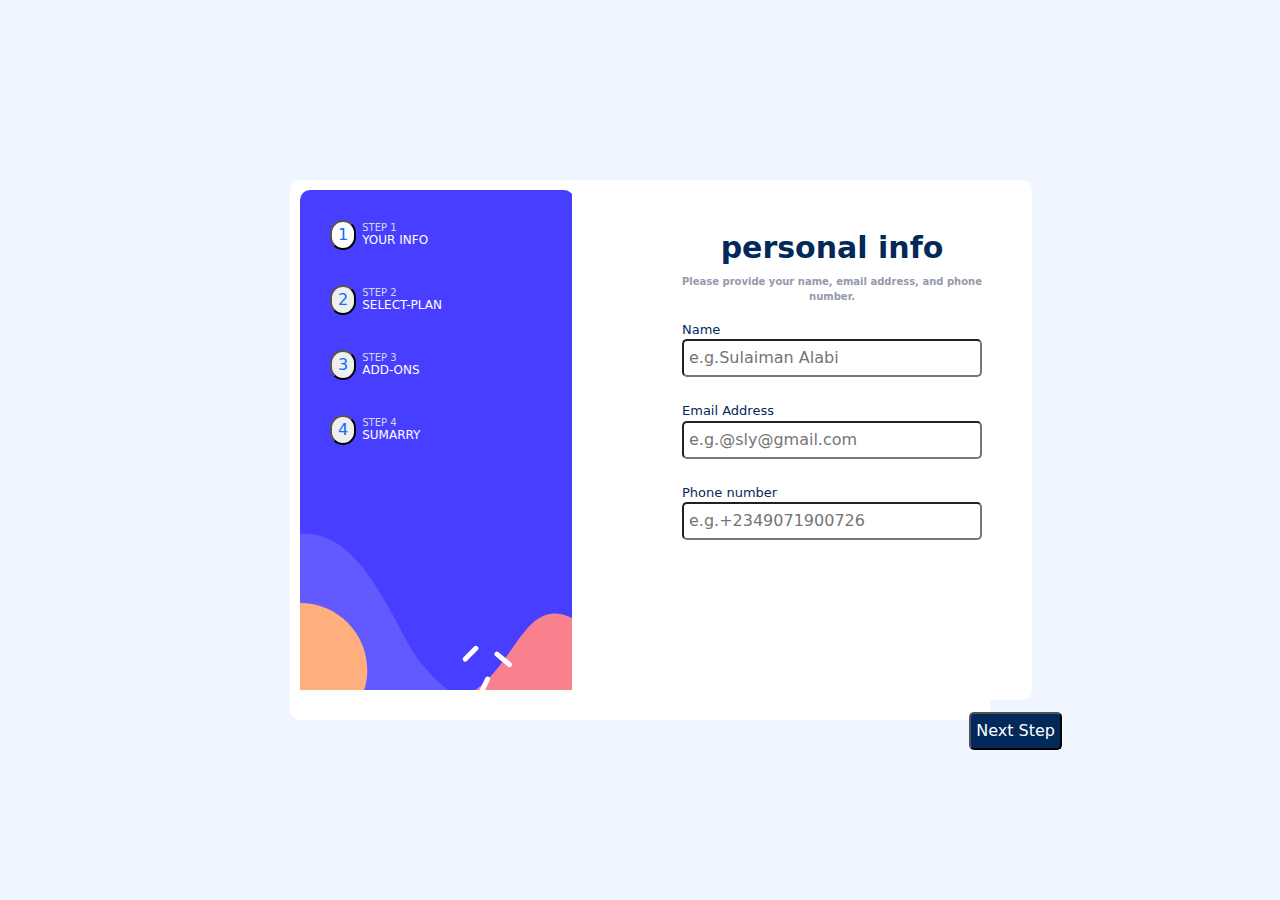
<file: index.html>
<!DOCTYPE html>
<html lang="en" dir="ltr">

<head>
  <meta charset="utf-8">
  <meta name="viewport" content="width=device-width,initial-scale=1.0">
  <title></title>
  <link rel="stylesheet" href="bootstrap.min.css">
  <link rel="stylesheet" href="styles.css">
    <meta name="viewport" content="width=device-width,initial-scale=1.0">
</head>

<body>
  <div class="container">
    <div class="right">
      <div class="cont">
        <div class="first">
          <button type="button" class="rounded-pill bg-white " name="button"> <a href="#">1</a> </button>
        </div>
        <div class="second">
          <div class="content">
            <p>STEP 1</p>
          </div>
          <div class="me">
            <p>YOUR INFO</p>
          </div>
        </div>
      </div>


      <div class="cont">
        <div class="first">
          <button type="button" class="rounded-pill " name="button"> <a href="select.html">2</a> </button>
        </div>
        <div class="second">
          <div class="content">
            <p>STEP 2</p>
          </div>
          <div class="me">
            <p>SELECT-PLAN</p>
          </div>
        </div>
      </div>

      <div class="cont">
        <div class="first">
          <button type="button" class="rounded-pill " name="button"> <a href="#">3</a> </button>
        </div>
        <div class="second">
          <div class="content">
            <p>STEP 3</p>
          </div>
          <div class="me">
            <p>ADD-ONS</p>
          </div>
        </div>
      </div>

      <div class="cont">
        <div class="first">
          <button type="button" class="rounded-pill " name="button"> <a href="#">4</a> </button>
        </div>
        <div class="second">
          <div class="content">
            <p>STEP 4</p>
          </div>
          <div class="me">
            <p>SUMARRY</p>
          </div>
        </div>
      </div>
    </div>

    <div class="left">
       <div class="left-content">
         <h4>personal info</h4>
         <p> Please provide your name, email address, and phone number.</p>
       </div>
        <form class=""  method="post">
          <label for="">Name</label>
          <input type="text"placeholder="e.g.Sulaiman Alabi"required autocomplete=""  name="" value="">
          <br>
          <label for="">Email Address</label>
          <input type="text"placeholder="e.g.@sly@gmail.com"required autocomplete="" name="" value="">
          <br>
          <label for="">Phone number</label>
          <input type="text"placeholder="e.g.+2349071900726"required autocomplete="" name="" value="">
        </form>
        <br>
        <br>
        <br>

        <button type="button" class="ye" name="button"> <a class="ne" href="select.html">Next Step</a> </button>
    </div>
  </div>



</body>

</html>
</file>
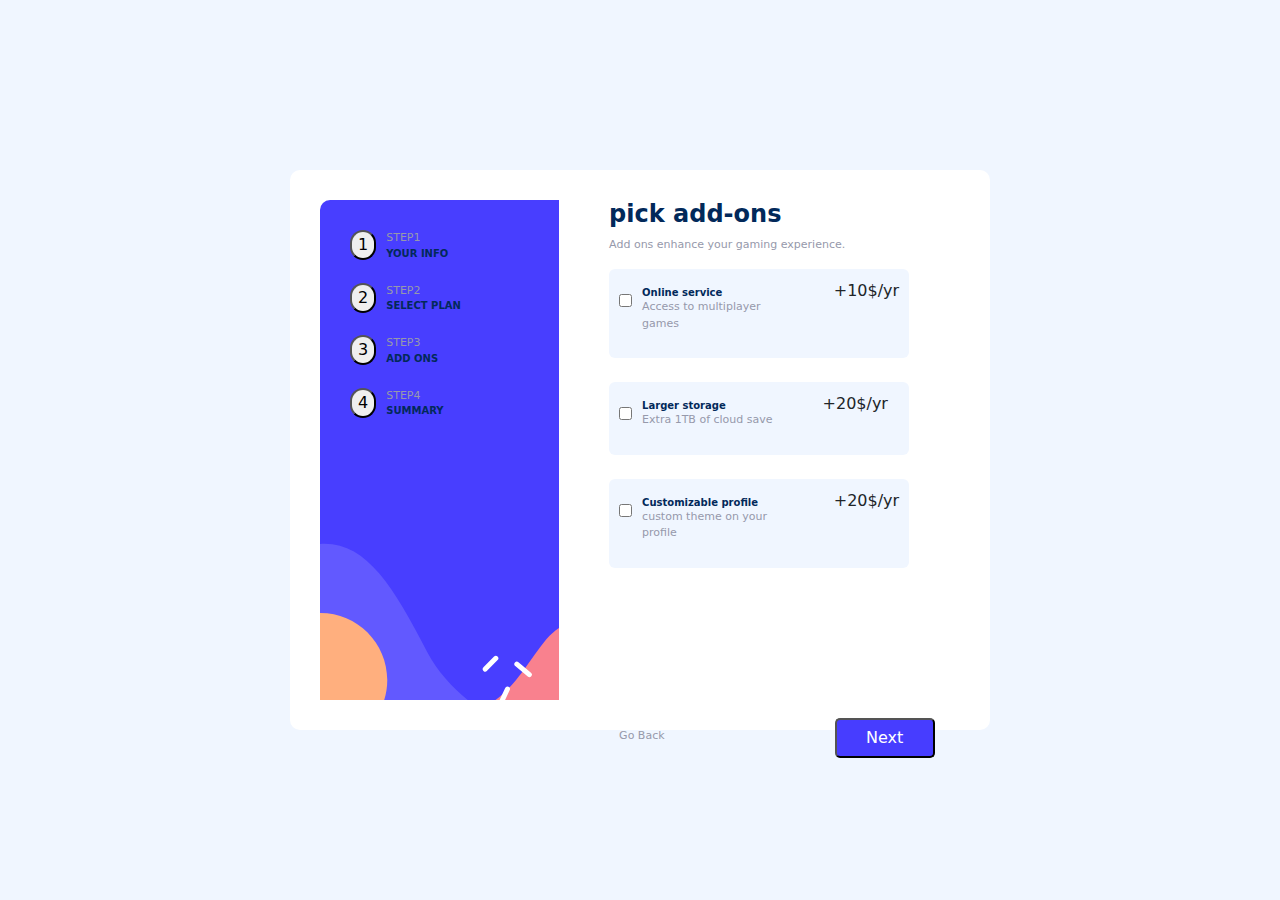
<file: Add.html>
<!DOCTYPE html>
<html lang="en" dir="ltr">
  <head>
    <meta charset="utf-8">
    <title>Add ons</title>
    <link rel="stylesheet" href="bootstrap.min.css">
    <link rel="stylesheet" href="styles4.css">
      <meta name="viewport" content="width=device-width,initial-scale=1.0">
  </head>
  <body>

    <div class="container">
      <div class="left">
        <div class="con">
        <div class="first">
         <button type="button" class="rounded-pill" name="button"><a href="#">1</a> </button>
        </div>
        <div class="second">
           <p>STEP1</p>
           <h6>YOUR INFO</h6>
        </div>
          </div>
          <div class="con">
          <div class="first">
           <button type="button" class="rounded-pill" name="button"><a href="#">2</a> </button>
          </div>
          <div class="second">
             <p>STEP2</p>
             <h6>SELECT PLAN</h6>
          </div>
            </div>
            <div class="con">
            <div class="first">
             <button type="button" class="rounded-pill" name="button"><a href="#">3</a> </button>
            </div>
            <div class="second">
               <p>STEP3</p>
               <h6>ADD ONS</h6>
            </div>
              </div>
              <div class="con">
              <div class="first">
               <button type="button" class="rounded-pill" name="button"><a href="#">4</a> </button>
              </div>
              <div class="second">
                 <p>STEP4</p>
                 <h6>SUMMARY</h6>
              </div>
                </div>



</div>
               <div class="right">
                 <div class="content">
                   <h4>pick add-ons</h4>
                   <p class="p1">Add ons enhance your gaming experience.</p>
                 </div>
                 <div class="fi">
                   <div class="fi1">


                   <div class="f1">
                     <input type="checkbox" name="" value="">
                   </div>
                   <div class="f2">
                     <h6 class="f2_h6">Online service</h6>
                     <p>Access to multiplayer games</p>
                   </div>
                    </div>
                    <div class="fi2">
                      +10$/yr
                    </div>
                 </div>
                 <br>

                 <div class="fi">
                   <div class="fi1">


                   <div class="f1">
                     <input type="checkbox" name="" value="">
                   </div>
                   <div class="f2">
                     <h6 class="f2_h6">Larger storage</h6>
                     <p>Extra 1TB of cloud save</p>
                   </div>
                    </div>
                    <div class="fi2">
                      +20$/yr
                    </div>
                 </div>
                 <br>
                 <div class="fi">
                   <div class="fi1">


                   <div class="f1">
                     <input type="checkbox" name="" value="">
                   </div>
                   <div class="f2">
                     <h6 class="f2_h6">Customizable profile</h6>
                     <p>custom theme on your profile</p>
                   </div>
                    </div>
                    <div class="fi2">
                      +20$/yr
                    </div>
                 </div>
                 <div class="last">
                   <div class="la1">
                      <p><a href="select.html">Go Back</a> </p>
                   </div>
                   <div class="la2">
                     <button type="button"  class="bu1" name="button"> <a href="Summary.html">Next</a> </button>
                   </div>

                 </div>
               </div>
                </div>


  </body>
</html>
</file>
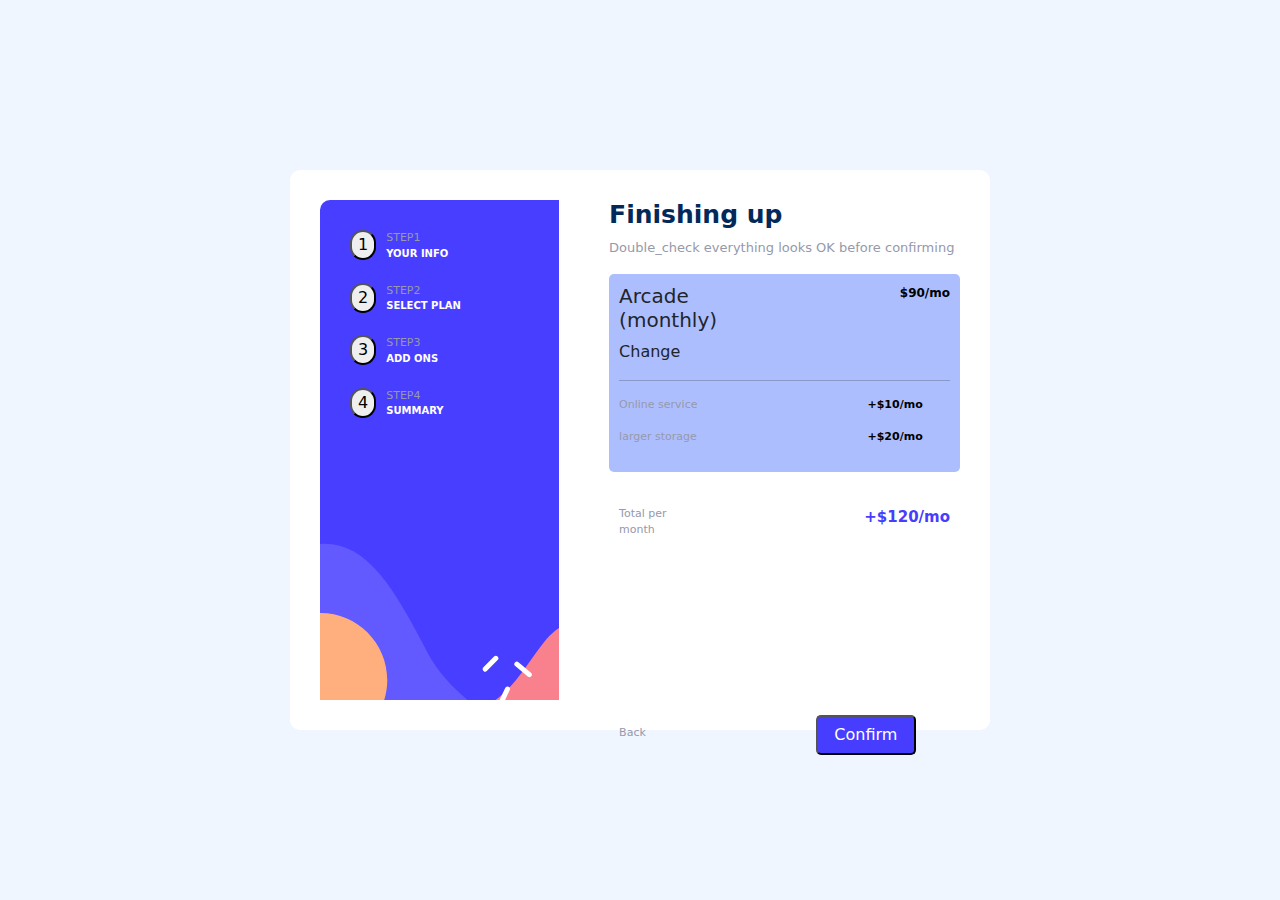
<file: change.html>
<!DOCTYPE html>
<html lang="en" dir="ltr">
  <head>
    <meta charset="utf-8">
    <title>change</title>
    <link rel="stylesheet" href="bootstrap.min.css">
    <link rel="stylesheet" href="styles3.css">
      <meta name="viewport" content="width=device-width,initial-scale=1.0">
  </head>
  <body>

    <div class="container">
      <div class="left">
        <div class="con">
        <div class="first">
         <button type="button" class="rounded-pill" name="button"><a href="#">1</a> </button>
        </div>
        <div class="second">
           <p>STEP1</p>
           <h6>YOUR INFO</h6>
        </div>
          </div>
          <div class="con">
          <div class="first">
           <button type="button" class="rounded-pill" name="button"><a href="#">2</a> </button>
          </div>
          <div class="second">
             <p>STEP2</p>
             <h6>SELECT PLAN</h6>
          </div>
            </div>
            <div class="con">
            <div class="first">
             <button type="button" class="rounded-pill" name="button"><a href="#">3</a> </button>
            </div>
            <div class="second">
               <p>STEP3</p>
               <h6>ADD ONS</h6>
            </div>
              </div>
              <div class="con">
              <div class="first">
               <button type="button" class="rounded-pill" name="button"><a href="#">4</a> </button>
              </div>
              <div class="second">
                 <p>STEP4</p>
                 <h6>SUMMARY</h6>
              </div>
                </div>


                </div>
                <div class="right">
                 <div class="content">
                   <h4>Finishing up</h4>
                   <p>Double_check everything looks OK before confirming</p>
                 </div>

                 <div class="arcade">
                   <div class="">

                    <div class="su1">


                   <div class="fir1">
                     <h5>Arcade (monthly)</h5>
                     <a href="#">Change</a>
                   </div>
                   <div class="fir2">
                     <p class="p">$90/mo</p>
                   </div>
                   </div>
                     </div>
                   <hr>
                   <div class="">

                   <div class="su2">


                   <div class="sec1">
                     <p>Online service</p>
                     <p>larger storage</p>
                   </div>
                   <div class="sec2">
                     <p class="p0">+$10/mo</p>
                     <p class="p0">+$20/mo</p>
                   </div>
                   </div>
                   </div>


                 </div>
                 <br>
                 <div class="total">
                   <div class="to">


                   <div class="se1">
                     <p>Total per month</p>

                   </div>
                   <div class="se2">
                     <p class="p1">+$120/mo</p>

                   </div>
                   </div>
                 </div>
                 <div class="last">
                   <div class="la1">
                      <p><a href="Summary.html"> Back</a> </p>
                   </div>
                   <div class="la2">
                     <button type="button"  class="bu1" name="button"> <a href="Thanks.html">Confirm</a> </button>
                   </div>

                 </div>
      </div>


  </body>
</html>
</file>
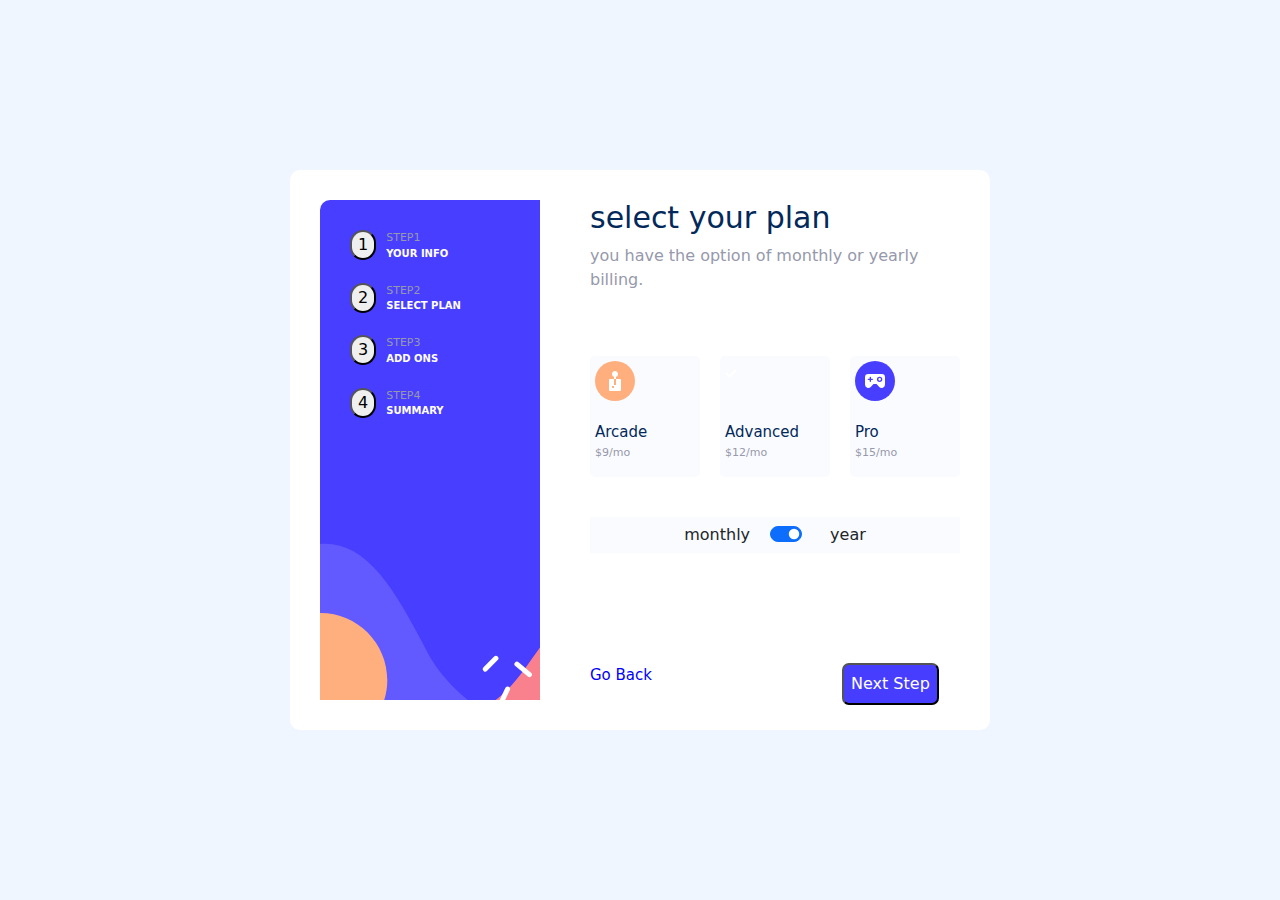
<file: select.html>
<!DOCTYPE html>
<html lang="en" dir="ltr">
  <head>
    <meta charset="utf-8">
    <link rel="stylesheet" href="bootstrap.min.css">
    <link rel="stylesheet" href="styles1.css">
      <meta name="viewport" content="width=device-width,initial-scale=1.0">
    <title></title>
  </head>
  <body>
<div class="container">
  <div class="left">
    <div class="con">
    <div class="first">
     <button type="button" class="rounded-pill" name="button"><a href="#">1</a> </button>
    </div>
    <div class="second">
       <p>STEP1</p>
       <h6>YOUR INFO</h6>
    </div>
      </div>
      <div class="con">
      <div class="first">
       <button type="button" class="rounded-pill" name="button"><a href="#">2</a> </button>
      </div>
      <div class="second">
         <p>STEP2</p>
         <h6>SELECT PLAN</h6>
      </div>
        </div>
        <div class="con">
        <div class="first">
         <button type="button" class="rounded-pill" name="button"><a href="#">3</a> </button>
        </div>
        <div class="second">
           <p>STEP3</p>
           <h6>ADD ONS</h6>
        </div>
          </div>
          <div class="con">
          <div class="first">
           <button type="button" class="rounded-pill" name="button"><a href="#">4</a> </button>
          </div>
          <div class="second">
             <p>STEP4</p>
             <h6>SUMMARY</h6>
          </div>
            </div>
  </div>
  <div class="right">
      <div class="content">
        <h4>select your plan</h4>
        <p>you have the option of monthly or yearly billing.</p>
      </div>
<br>
<br>
      <div class="flex_container">
        <div class="flex1">
          <div class="">
            <svg xmlns="http://www.w3.org/2000/svg" width="40" height="40" viewBox="0 0 40 40"><g fill="none" fill-rule="evenodd"><circle cx="20" cy="20" r="20" fill="#FFAF7E"/><path fill="#FFF" fill-rule="nonzero" d="M24.995 18.005h-3.998v5.998h-2v-5.998H15a1 1 0 0 0-1 1V29a1 1 0 0 0 1 1h9.995a1 1 0 0 0 1-1v-9.995a1 1 0 0 0-1-1Zm-5.997 8.996h-2v-1.999h2v2Zm2-11.175a2.999 2.999 0 1 0-2 0v2.18h2v-2.18Z"/></g></svg>

          </div>
          <div class="yes">
          <p class="me">Arcade</p>
          <p class="yo">  $9/mo</p>

          </div>
        </div>
        <div class="flex1">
          <div class="">
        <svg xmlns="http://www.w3.org/2000/svg" width="12" height="9" viewBox="0 0 12 9"><path fill="none" stroke="#FFF" stroke-width="2" d="m1 4 3.433 3.433L10.866 1"/></svg>
        </div>
        <div class="yes">
        <p class="me">Advanced</p>
        <p class="yo">  $12/mo</p>

        </div>
      </div>
      <div class="flex1">
        <div class="">
      <svg xmlns="http://www.w3.org/2000/svg" width="40" height="40" viewBox="0 0 40 40"><g fill="none" fill-rule="evenodd"><circle cx="20" cy="20" r="20" fill="#483EFF"/><path fill="#FFF" fill-rule="nonzero" d="M26.666 13H13.334A3.333 3.333 0 0 0 10 16.333v7.193a3.447 3.447 0 0 0 2.14 3.24c1.238.5 2.656.182 3.56-.8L18.52 23h2.96l2.82 2.966a3.2 3.2 0 0 0 3.56.8 3.447 3.447 0 0 0 2.14-3.24v-7.193A3.333 3.333 0 0 0 26.666 13Zm-9.333 6H16v1.333a.667.667 0 0 1-1.333 0V19h-1.333a.667.667 0 0 1 0-1.334h1.333v-1.333a.667.667 0 1 1 1.333 0v1.333h1.333a.667.667 0 1 1 0 1.334Zm7.333 2a2.667 2.667 0 1 1 0-5.333 2.667 2.667 0 0 1 0 5.333ZM26 18.333a1.333 1.333 0 1 1-2.667 0 1.333 1.333 0 0 1 2.667 0Z"/></g></svg>
      </div>
      <div class="yes">
      <p class="me">Pro</p>
      <p class="yo">  $15/mo</p>

      </div>


    </div>

  </div>
  <div class="monthly">
    <div class="">
      monthly
    </div>
    <div class="form-check form-switch">
    <input class="form-check-input" type="checkbox" role="switch" id="flexSwitchCheckChecked" checked>
    <label class="form-check-label" for="flexSwitchCheckChecked"></label>
  </div>
  <div class="">
    year
  </div>
  </div>
      <div class="final">
        <div class="fi">
          <a class="lee" href="index.html">Go Back</a>
        </div>
        <div class="nal">
          <button type="button" class="bu" name="button"> <a class="le" href="Add.html">Next Step</a> </button>
        </div>
      </div>
</div>
  </body>
</html>
</file>
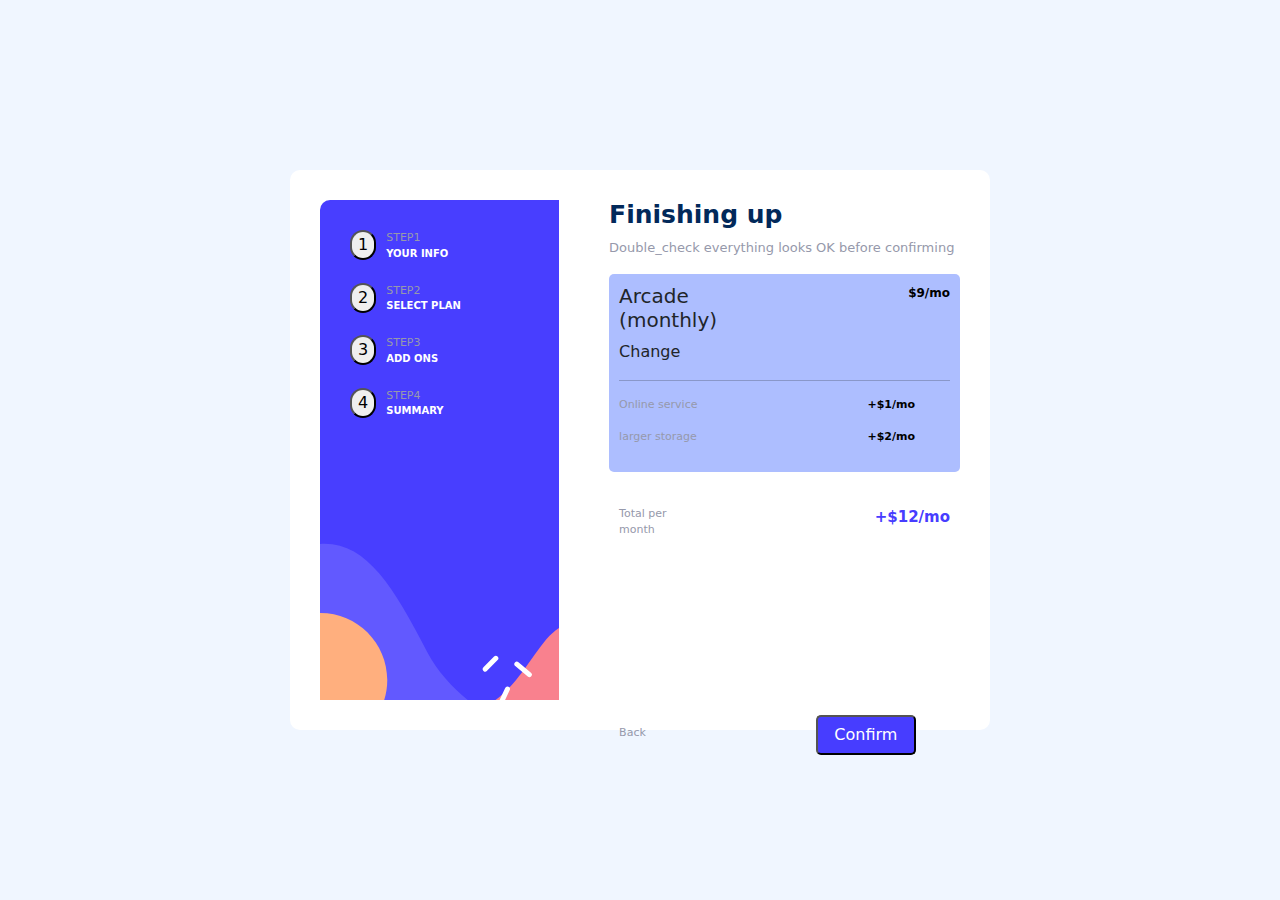
<file: Summary.html>
<!DOCTYPE html>
<html lang="en" dir="ltr">
  <head>
    <meta charset="utf-8">
    <title>Summary</title>
    <link rel="stylesheet" href="bootstrap.min.css">
    <link rel="stylesheet" href="styles2.css">
      <meta name="viewport" content="width=device-width,initial-scale=1.0">
  </head>
  <body>

    <div class="container">
      <div class="left">
        <div class="con">
        <div class="first">
         <button type="button" class="rounded-pill" name="button"><a href="#">1</a> </button>
        </div>
        <div class="second">
           <p>STEP1</p>
           <h6>YOUR INFO</h6>
        </div>
          </div>
          <div class="con">
          <div class="first">
           <button type="button" class="rounded-pill" name="button"><a href="#">2</a> </button>
          </div>
          <div class="second">
             <p>STEP2</p>
             <h6>SELECT PLAN</h6>
          </div>
            </div>
            <div class="con">
            <div class="first">
             <button type="button" class="rounded-pill" name="button"><a href="#">3</a> </button>
            </div>
            <div class="second">
               <p>STEP3</p>
               <h6>ADD ONS</h6>
            </div>
              </div>
              <div class="con">
              <div class="first">
               <button type="button" class="rounded-pill" name="button"><a href="#">4</a> </button>
              </div>
              <div class="second">
                 <p>STEP4</p>
                 <h6>SUMMARY</h6>
              </div>
                </div>


                </div>
                <div class="right">
                 <div class="content">
                   <h4>Finishing up</h4>
                   <p>Double_check everything looks OK before confirming</p>
                 </div>

                 <div class="arcade">
                   <div class="">

                    <div class="su1">


                   <div class="fir1">
                     <h5>Arcade (monthly)</h5>
                     <a href="change.html">Change</a>
                   </div>
                   <div class="fir2">
                     <p class="p">$9/mo</p>
                   </div>
                   </div>
                     </div>
                   <hr>
                   <div class="">

                   <div class="su2">


                   <div class="sec1">
                     <p>Online service</p>
                     <p>larger storage</p>
                   </div>
                   <div class="sec2">
                     <p class="p0">+$1/mo</p>
                     <p class="p0">+$2/mo</p>
                   </div>
                   </div>
                   </div>


                 </div>
                 <br>
                 <div class="total">
                   <div class="to">


                   <div class="se1">
                     <p>Total per month</p>

                   </div>
                   <div class="se2">
                     <p class="p1">+$12/mo</p>

                   </div>
                   </div>
                 </div>
                 <div class="last">
                   <div class="la1">
                      <p><a href="Add.html">Back</a> </p>
                   </div>
                   <div class="la2">
                     <button type="button"  class="bu1" name="button"> <a href="Thanks.html">Confirm</a> </button>
                   </div>

                 </div>
      </div>


  </body>
</html>
</file>
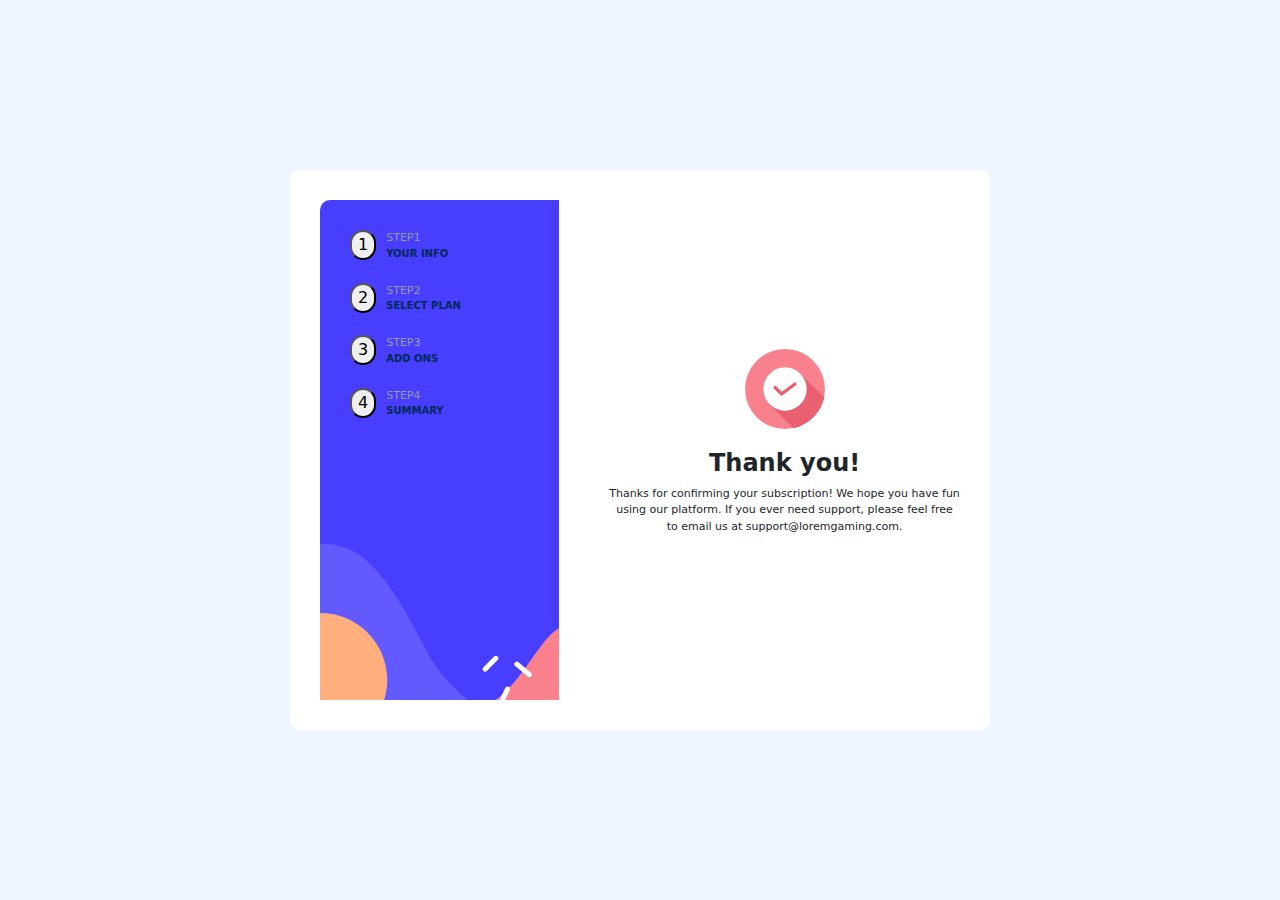
<file: Thanks.html>
<!DOCTYPE html>
<html lang="en" dir="ltr">
  <head>
    <meta charset="utf-8">
    <link rel="stylesheet" href="bootstrap.min.css">
    <link rel="stylesheet" href="styles5.css">
      <meta name="viewport" content="width=device-width,initial-scale=1.0">
    <title>Thnaks</title>
  </head>
  <body>
    <div class="container">
      <div class="left">
        <div class="con">
        <div class="first">
         <button type="button" class="rounded-pill" name="button"><a href="#">1</a> </button>
        </div>
        <div class="second">
           <p>STEP1</p>
           <h6>YOUR INFO</h6>
        </div>
          </div>
          <div class="con">
          <div class="first">
           <button type="button" class="rounded-pill" name="button"><a href="#">2</a> </button>
          </div>
          <div class="second">
             <p>STEP2</p>
             <h6>SELECT PLAN</h6>
          </div>
            </div>
            <div class="con">
            <div class="first">
             <button type="button" class="rounded-pill" name="button"><a href="#">3</a> </button>
            </div>
            <div class="second">
               <p>STEP3</p>
               <h6>ADD ONS</h6>
            </div>
              </div>
              <div class="con">
              <div class="first">
               <button type="button" class="rounded-pill" name="button"><a href="#">4</a> </button>
              </div>
              <div class="second">
                 <p>STEP4</p>
                 <h6>SUMMARY</h6>
              </div>
                </div>



</div>
<div class="right">
  <div class="">
    <svg xmlns="http://www.w3.org/2000/svg" width="80" height="80" viewBox="0 0 80 80"><g fill="none"><circle cx="40" cy="40" r="40" fill="#F9818E"/><path fill="#E96170" d="M48.464 79.167c.768-.15 1.53-.321 2.288-.515a40.04 40.04 0 0 0 3.794-1.266 40.043 40.043 0 0 0 3.657-1.63 40.046 40.046 0 0 0 12.463-9.898A40.063 40.063 0 0 0 78.3 51.89c.338-1.117.627-2.249.867-3.391L55.374 24.698a21.6 21.6 0 0 0-15.332-6.365 21.629 21.629 0 0 0-15.344 6.365c-8.486 8.489-8.486 22.205 0 30.694l23.766 23.775Z"/><path fill="#FFF" d="M40.003 18.333a21.58 21.58 0 0 1 15.31 6.351c8.471 8.471 8.471 22.158 0 30.63-8.47 8.47-22.156 8.47-30.627 0-8.47-8.472-8.47-22.159 0-30.63a21.594 21.594 0 0 1 15.317-6.35Zm9.865 15c-.316.028-.622.15-.872.344l-12.168 9.13-5.641-5.642c-1.224-1.275-3.63 1.132-2.356 2.356l6.663 6.663c.56.56 1.539.63 2.173.156l13.326-9.995c1.122-.816.43-2.993-.956-3.013a1.666 1.666 0 0 0-.17 0Z"/></g></svg>
  </div>
  <div class="thanks">
    <h4 class="tha">Thank you!</h4>
    <p class="than">Thanks for confirming your subscription! We hope you have fun using our platform. If you ever need support, please feel free to email us at support@loremgaming.com.</p>

  </div>

</div>

</div>
  </body>
</html>
</file>
<file: styles.css>
body{
  display: flex;
  justify-content: center;
 align-items: center;
background-color: hsl(217, 100%, 97%);
height: 100vh;

}
*{
  box-sizing: border-box;
}

.container{
  display: flex;
  width: 700px;
  padding: 10px;
  border-radius: 10px;
  background-color: hsl(0, 0%, 100%);
}
.right{
  width: 40%;
  height: 500px;
  background-image: url('bg-sidebar-desktop.svg');
  padding: 30px;
}
.cont{
  display: flex;
  gap:6px;
}
.first{
  background-color: inherit;
}
.second{
flex-direction: column;


}
.me{
position: relative;
bottom: 20px;
color: hsl(0, 0%, 100%);
font-size: 12px;
}
.content{
  color:hsl(229, 24%, 87%);
  font-weight: inherit;
  font-size: 10px;

}
a{
  text-decoration: none;

}


.left{
width: 60%;
text-align: center;
justify-content: center;
align-items: center;
padding: 50px;
}
.left-content h4{
  color:hsl(213, 96%, 18%);
  font-size: 30px;
  font-weight: bold;
}
.left-content p{
  font-size: 10px;
  color: hsl(231, 11%, 63%);
  font-weight: bold;
}
form{
  display: flex;
  flex-direction: column;
}
input{
  padding: 5px;
  border-radius: 5px;
  border-style: inset;


}
label{
  float: left;
  text-align:left;
  font-size: 13px;
  color: hsl(213, 96%, 18%);

}
.ne{
color:white;
}
.ye{
  background-color: hsl(213, 96%, 18%);
  text-align: right;
  float: right;
}
@media (max-width:600px) {

  .container{
    display: flex;
    flex-direction: column;
    background-color: inherit;
    position: relative;
    bottom: 50px;
  }
  body{
    margin: 0;
    padding: 0;
  }
  .right{
    background-image: url('bg-sidebar-mobile.svg');
    /* padding: 30px; */
    width: 500px;
    height: 100%;
    display: flex;
    flex-direction: row;
    justify-content: center;
    align-items: center;
    gap:20px;
    position: relative;
    bottom: 20px;

  }

  .second{

    display: none;
  }
  /* .first{
   display: inline;
    /* flex-direction: row; */
    /* gap:100px; */
  }
  .left{
  width:400px;
  /* height: 150px; */
  text-align: center;
  justify-content: center;
  align-items: center;
  padding: 50px;
  border-radius: 10px;
  background-color: white;
  position: relative;
  left: 60px;
  bottom: 10px;
  }

  .ye{
    background-color: hsl(213, 96%, 18%);
    text-align: right;
    float: right;
    position: relative;
    top: 100px;
    left: 80px;
    padding: 5px;
    border-radius: 5px;
  }
}
</file>
<file: styles4.css>
body{
  display: flex;
  justify-content: center;
  align-items: center;
  height: 100vh;
background-color: hsl(217, 100%, 97%);
}
.container{
  display: flex;
  /* justify-content: center;
  align-items: center; */
  width: 700px;
  background-color: white;
  padding: 30px;
  border-radius: 10px;
  gap:50px;

}
.left{
  background-image: url('bg-sidebar-desktop.svg');
  width: 40%;
  height: 500px;
  padding: 30px;
}
.con{
  display: flex;
  gap:10px;
}
.second{
  display:grid;

}
p{
  font-size: 11px;
  color: hsl(231, 11%, 63%);
}
h6{
  font-size: 10px;
  font-weight: bold;
  position: relative;
  bottom: 15px;
  color: hsl(213, 96%, 18%);
}
a{
  text-decoration: none;
  color: inherit;

}
.right{
  width: 60%;
  background-color: white;
}
h4{
  font-weight: bold;
  color: hsl(213, 96%, 18%);
}
.p1{
  color: hsl(231, 11%, 63%);
}
.fi{
  border-radius: 6px;
  padding: 5px;
  background-color: hsl(217, 100%, 97%) ;
  display: flex;
  width: 300px;
  padding: 10px;
  gap:50px;

}
.fi1{
  display: flex;
  gap:10px;
}
.f2_h6{
  font-size: 10px;
  font-weight:20px;
  position: relative;
  top: 8px;
}
input{
  position: relative;
  top: 11px;
}
.fi2{
  text-align: center;
  justify-content: center;
  align-items: center;
}
.last{
  display: flex;
    padding: 10px;
      gap:170px;
      position: relative;
      top: 150px;
}
.bu1{
  border-radius: 5px;
  padding: 6px;
  width: 100px;
  position: relative;
  bottom: 10px;
  background-color:hsl(243, 100%, 62%);
  color: white;
}


@media (max-width:600px) {
  .container{
    display: flex;
    flex-direction: column;
    justify-content: center;
    align-items: center;
    width: 500px;
    background-color:inherit;
    padding: 0px;
    border-radius: 10px;
    gap:50px;

  }
  .left{
    background-image: url('bg-sidebar-mobile.svg');
    width: 100%;
    height:150px;
    justify-content: center;
    align-items: center;
    text-align: center;
    padding: 50px;
    position: relative;
    bottom: 100px;

  }
  .second{
    display: none;
  }
  .right{
    width: 90%;
    height: 400px;
    justify-content: center;
    align-items: center;
    border-radius: 15px;
   position: relative;
   bottom: 190px;
    padding: 20px;
  }
  .con{
    display: inline-flex;
    /* gap:10px;
    justify-content: center;
    text-align: center;S
    align-items: center; */
  }
  .first{
    display: flex;
    justify-content: center;
    align-items: center;

  }
  .fi{
    border-radius: 6px;
    padding: 5px;
    background-color: hsl(217, 100%, 97%) ;
    display: flex;
    width: 400px;
    padding: 10px;
    gap:50px;

  }
  .last{
    display: flex;
      padding: 10px;
        gap:170px;
        position: relative;
        top: 150px;
        background-color: white;
  }
  .bu1{
    border-radius: 5px;
    padding: 6px;
    width: 100px;
    position: relative;
    top: 2px;
    background-color:hsl(243, 100%, 62%);
    color: white;
    text-align: center;
    justify-content: center;
    align-items: center;
  }
  .la1{
    justify-content: center;
    align-items:center;
    text-align: center;
    position: relative;
    top: 8px;
  }
}
</file>
<file: styles3.css>
body{
  display: flex;
  justify-content: center;
  align-items: center;
  height: 100vh;
background-color: hsl(217, 100%, 97%);
}
.container{
  display: flex;
  /* justify-content: center;
  align-items: center; */
  width: 700px;
  background-color: white;
  padding: 30px;
  border-radius: 10px;
  gap:50px;

}
.left{
  background-image: url('bg-sidebar-desktop.svg');
  width: 40%;
  height: 500px;
  padding: 30px;
}
.right{
  width: 60%;
  background: white;
}
.con{
  display: flex;
  gap:10px;
}
.second{
  display:grid;

}
p{
  font-size: 11px;
  color: hsl(231, 11%, 63%);
}
h6{
  font-size: 10px;
  font-weight: bold;
  position: relative;
  bottom: 15px;
  color: hsl(0, 0%, 100%);
}
a{
  text-decoration: none;
  color: inherit;

}

.content p{
  font-size: 13px;
}
h4{
  color: hsl(213, 96%, 18%);
  font-size: 25px;
  font-weight: bold;
}
.arcade{
  display: grid;
padding: 10px;
border-radius: 5px;
background-color:hsl(228, 100%, 84%);
}
.su1{
  display: flex;
  gap:170px;
}
.su2{
  display: flex;
  gap:170px;
}
.to{
  display: flex;
  gap:170px;
  padding: 10px;
}
.last{
  display: flex;
    padding: 10px;
      gap:170px;
      position: relative;
      top: 150px;
}
.bu1{
  border-radius: 5px;
  padding: 6px;
  width: 100px;
  position: relative;
  bottom: 10px;
  background-color:hsl(243, 100%, 62%);
  color: white;
}
.p1{
  font-weight: bold;
  font-size: 15px;
  color:hsl(243, 100%, 62%);
}
.p0{
  font-weight: bold;
  color: black;
}
.p{
  font-weight: bold;
  color: black;
  font-size: 12px;
}
@media (max-width:600px) {
  .container{
    display: flex;
    flex-direction: column;
    justify-content: center;
    align-items: center;
    width: 500px;
    background-color:inherit;
    padding: 0px;
    border-radius: 10px;
    gap:50px;

  }
  .left{
    background-image: url('bg-sidebar-mobile.svg');
    width: 100%;
    height:150px;
    justify-content: center;
    align-items: center;
    text-align: center;
    padding: 50px;
    position: relative;
    bottom: 100px;

  }
  .second{
    display: none;
  }
  .right{
    width: 80%;
    height: 400px;
    justify-content: center;
    align-items: center;
    border-radius: 15px;
   position: relative;
   bottom: 190px;
    padding: 20px;
  }
  .con{
    display: inline-flex;
    /* gap:10px;
    justify-content: center;
    text-align: center;S
    align-items: center; */
  }
  .first{
    display: flex;
    justify-content: center;
    align-items: center;

  }

  .arcade{
    display: flex;
    flex-direction: column;
  padding: 10px;
  border-radius: 5px;
  background-color:hsl(228, 100%, 84%);
  /* width:300px; */
  justify-content:center;
  align-items: center;
  }
  h5{
    font-size: 10px;
  }

  .last{
    display: flex;
      padding: 20px;
        gap:170px;
        position: relative;
        top: 150px;
        background-color: white;
        justify-content: center;
        align-items: center;
        border-radius: 10px;

  }
  .bu1{
    border-radius: 5px;
    padding: 6px;
    /* width: 70px; */
    position: relative;
    top: 3px;
    background-color:hsl(243, 100%, 62%);
    color: white;



  }
</file>
<file: styles1.css>
body{
  display: flex;
  justify-content: center;
  align-items: center;
  height: 100vh;
background-color: hsl(217, 100%, 97%);
}
.container{
  display: flex;
  /* justify-content: center;
  align-items: center; */
  width: 700px;
  background-color: white;
  padding: 30px;
  border-radius: 10px;
  gap:50px;

}
.left{
  background-image: url('bg-sidebar-desktop.svg');
  width: 40%;
  height: 500px;
  padding: 30px;
}
.con{
  display: flex;
  gap:10px;
}
.second{
  display:grid;

}
p{
  font-size: 11px;
  color: hsl(231, 11%, 63%);
}
h6{
  font-size: 10px;
  font-weight: bold;
  position: relative;
  bottom: 15px;
  color: hsl(0, 0%, 100%);
}
a{
  text-decoration: none;
  color: inherit;

}
.right{
  width: 60%;
  background-color: white;
}
.content p{
  font-size: 16px;
}
h4{
  color: hsl(213, 96%, 18%);
  font-size: 30px;
}

.flex_container{
  display: flex;
  justify-content: center;
  align-items: center;
  gap:20px;
}
.flex1{
  display: grid;
  grid-template-columns: 100px;
  grid-template-rows: 40px;
  border-radius: 5px;
  padding: 5px;
  background-color:  hsl(231, 100%, 99%);
}
.me{
  font-size: 15px;
  color: hsl(213, 96%, 18%);
}
.yo{
  position: relative;
  bottom: 15px;
}
.yes{
  position: relative;
  top: 20px;
}
.monthly{
  width: 100%;
  background-color:  hsl(231, 100%, 99%);
  position: relative;
  top: 40px;
  padding: 5px;
  border: 7px;
  display: inline-flex;
  gap:20px;
  text-align: center;
  justify-content: center;
  align-items: center;
}
.final{
  display: flex;
  gap:60px;
  position: relative;
  top: 150px;
}
.fi{
  justify-content: flex-start;
}
.nal{
  justify-content: flex-end;
  position: relative;
  left: 130px
}
.lee{
  color: blue;
  font-size: 15px;
}
.bu{
  border-radius: 7px;
  padding: 7px;
  background-color: hsl(243, 100%, 62%);
}
.le{
  color: white;
}
@media (max-width:600px) {
/* body{
  display: flex;
  flex-direction: column;
  padding: 0;

} */
.container{
  flex-direction: column;
  background-color: inherit;
  padding: 0;
  justify-content: center;
  align-items: center;
}
.left{
  background-image: url('bg-sidebar-mobile.svg');
  width: 100%;
  height: 150px;
  padding: 30px;
  justify-content: center;
  align-items: center;
  gap:30px;
  display: flex;
  position: relative;
  bottom: 45px;

}
.con{
  display:inline-flex;

}
.first{
  display: flex;
  gap:30px;
  justify-content: center;
  align-items: center;
}

.second{
  display: none;
}

.right{
  width: 80%;
  background-color: white;
  padding: 20px;
  position: relative;
  bottom: 140px;
  height: 550px;
  border-radius: 10px;
  padding: 5px;

}
.flex_container{
   display: flex;
  flex-direction: column;
}
.flex1{
  display:flex;
  gap:20px;
  width: 100%;
}
.me{
  font-size: 20px;
  color: hsl(213, 96%, 18%);
  font-weight: bold;
  position: relative;
  bottom: 15px;
}
.content{
  justify-content: center;
  align-items: center;
  text-align: center;
  padding: 5px;
}
.final{
  background-color: white;
  position: relative;
  top: 90px;

}
.lee{
  text-align: center;
  justify-content: center;
  align-items: center;
  color:hsl(231, 11%, 63%);
  padding: 5px;
}
}
</file>
<file: styles2.css>
body{
  display: flex;
  justify-content: center;
  align-items: center;
  height: 100vh;
background-color: hsl(217, 100%, 97%);
}
.container{
  display: flex;
  /* justify-content: center;
  align-items: center; */
  width: 700px;
  background-color: white;
  padding: 30px;
  border-radius: 10px;
  gap:50px;

}
.left{
  background-image: url('bg-sidebar-desktop.svg');
  width: 40%;
  height: 500px;
  padding: 30px;
}
.right{
  width: 60%;
  background: white;
}
.con{
  display: flex;
  gap:10px;
}
.second{
  display:grid;

}
p{
  font-size: 11px;
  color: hsl(231, 11%, 63%);
}
h6{
  font-size: 10px;
  font-weight: bold;
  position: relative;
  bottom: 15px;
  color: hsl(0, 0%, 100%);
}
a{
  text-decoration: none;
  color: inherit;

}

.content p{
  font-size: 13px;
}
h4{
  color: hsl(213, 96%, 18%);
  font-size: 25px;
  font-weight: bold;
}
.arcade{
  display: grid;
padding: 10px;
border-radius: 5px;
background-color:hsl(228, 100%, 84%);
}
.su1{
  display: flex;
  gap:170px;
}
.su2{
  display: flex;
  gap:170px;
}
.to{
  display: flex;
  gap:170px;
  padding: 10px;
}
.last{
  display: flex;
    padding: 10px;
      gap:170px;
      position: relative;
      top: 150px;
}
.bu1{
  border-radius: 5px;
  padding: 6px;
  width: 100px;
  position: relative;
  bottom: 10px;
  background-color:hsl(243, 100%, 62%);
  color: white;
}
.p1{
  font-weight: bold;
  font-size: 15px;
  color:hsl(243, 100%, 62%);
}
.p0{
  font-weight: bold;
  color: black;
}
.p{
  font-weight: bold;
  color: black;
  font-size: 12px;
}
@media (max-width:600px) {
  .container{
    display: flex;
    flex-direction: column;
    justify-content: center;
    align-items: center;
    width: 500px;
    background-color:inherit;
    padding: 0px;
    border-radius: 10px;
    gap:50px;

  }
  .left{
    background-image: url('bg-sidebar-mobile.svg');
    width: 100%;
    height:150px;
    justify-content: center;
    align-items: center;
    text-align: center;
    padding: 50px;
    position: relative;
    bottom: 100px;

  }
  .second{
    display: none;
  }
  .right{
    width: 80%;
    height: 400px;
    justify-content: center;
    align-items: center;
    border-radius: 15px;
   position: relative;
   bottom: 190px;
    padding: 20px;
  }
  .con{
    display: inline-flex;
    /* gap:10px;
    justify-content: center;
    text-align: center;S
    align-items: center; */
  }
  .first{
    display: flex;
    justify-content: center;
    align-items: center;

  }

  .arcade{
    display: flex;
    flex-direction: column;
  padding: 10px;
  border-radius: 5px;
  background-color:hsl(228, 100%, 84%);
  /* width:300px; */
  justify-content:center;
  align-items: center;
  }
  h5{
    font-size: 10px;
  }

  .last{
    display: flex;
      padding: 20px;
        gap:170px;
        position: relative;
        top: 150px;
        background-color: white;
        justify-content: center;
        align-items: center;
        border-radius: 10px;

  }
  .bu1{
    border-radius: 5px;
    padding: 6px;
    /* width: 70px; */
    position: relative;
    top: 3px;
    background-color:hsl(243, 100%, 62%);
    color: white;



  }
</file>
<file: styles5.css>
body{
  display: flex;
  justify-content: center;
  align-items: center;
  height: 100vh;
background-color: hsl(217, 100%, 97%);
}
.container{
  display: flex;
  /* justify-content: center;
  align-items: center; */
  width: 700px;
  background-color: white;
  padding: 30px;
  border-radius: 10px;
  gap:50px;

}
.left{
  background-image: url('bg-sidebar-desktop.svg');
  width: 40%;
  height: 500px;
  padding: 30px;
}
.con{
  display: flex;
  gap:10px;
}
.second{
  display:grid;

}
p{
  font-size: 11px;
  color: hsl(231, 11%, 63%);
}
h6{
  font-size: 10px;
  font-weight: bold;
  position: relative;
  bottom: 15px;
  color: hsl(213, 96%, 18%);
}
a{
  text-decoration: none;
  color: inherit;

}

.right{
  width: 60%;
  background-color: white;
  justify-content: center;
  align-items: center;
  display: flex;
  flex-direction: column;
  gap:20px;
}
.thanks{
  text-align: center;

}
.tha{
    font-weight: bold;

}
.than{
  color: inherit;
}
@media (max-width:600px) {

  .container{
    display: flex;
    flex-direction: column;
    /* justify-content: center;
    align-items: center; */
    width: 700px;
    background-color: white;
    padding: 0;
    border-radius: 10px;
    gap:50px;
    background-color: inherit;
    justify-content: center;
    align-items: center;

  }
  .left{
    background-image: url('bg-sidebar-mobile.svg');
    width: 100%;
    height: 170px;
    /* padding: 30px; */
    display: flex;
    justify-content: center;
    align-items: center;
    position: relative;
    bottom: 100px;
    gap:10px;
  }
  .second{
    display:none;
  }
  .right{
    width: 80%;
    height: 400px;
    width: 400px;
    background-color: white;
    justify-content: center;
    align-items: center;
    display: flex;
    border-radius: 10px;
    position:relative;
    bottom: 180px;
    padding: 5px;


  }

}
</file>
